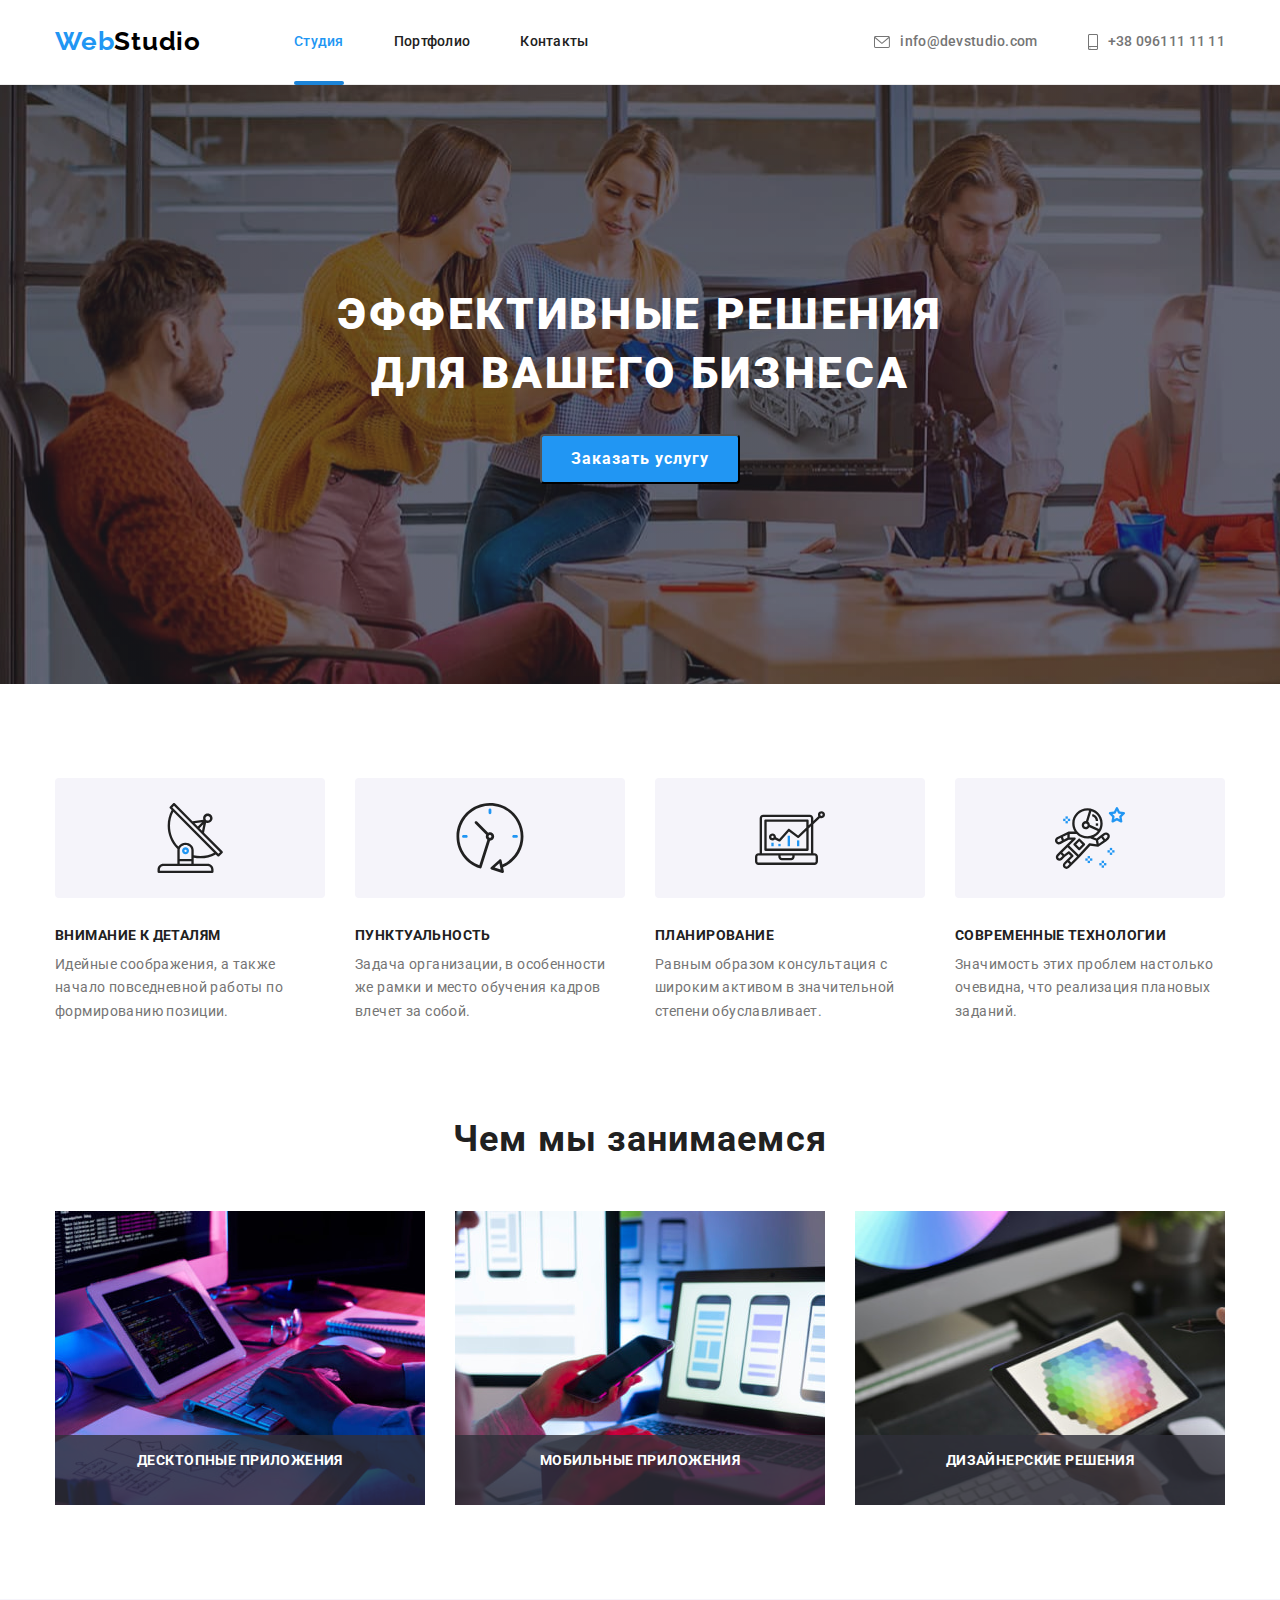
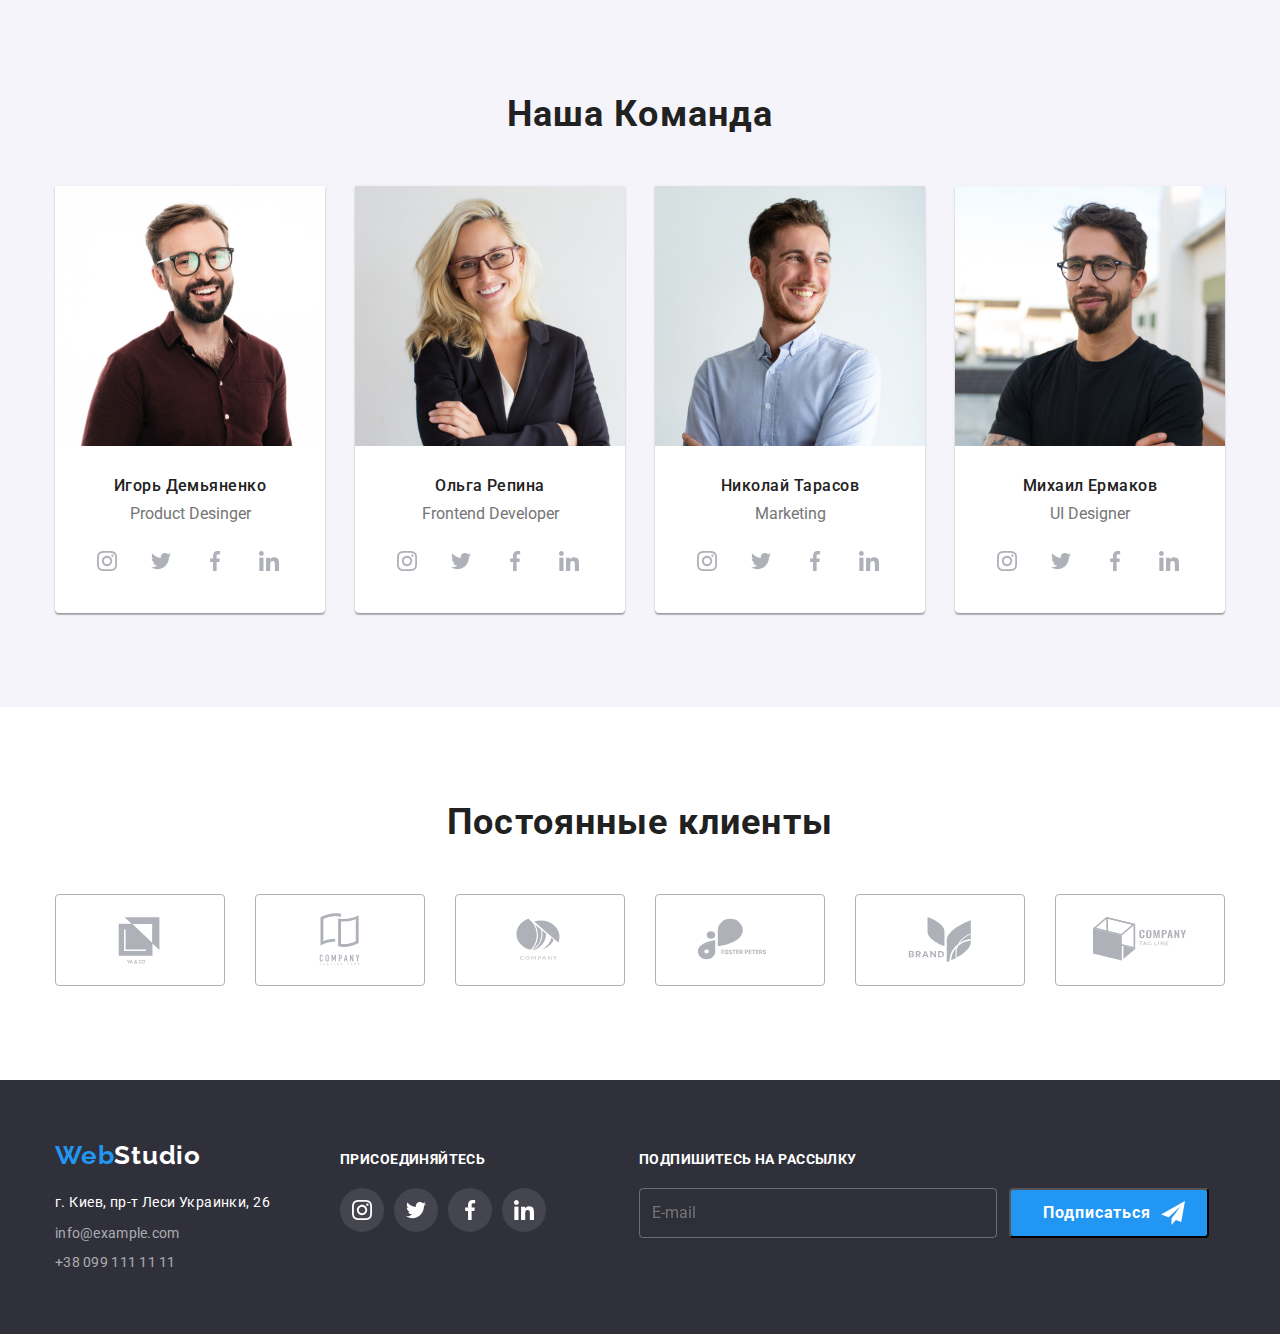
<file: index.html>
<!DOCTYPE html>
<html lang="en">
  <head>
    <meta charset="UTF-8" />
    <meta http-equiv="X-UA-Compatible" content="IE=edge" />
    <meta name="viewport" content="width=device-width, initial-scale=1.0" />
    <title>Студия</title>

    <!-- Стили шрифта -->
    <link
      rel="stylesheet"
      href="https://cdnjs.cloudflare.com/ajax/libs/modern-normalize/1.1.0/modern-normalize.min.css"
    />
    <link rel="preconnect" href="https://fonts.googleapis.com" />
    <link rel="preconnect" href="https://fonts.gstatic.com" crossorigin />
    <link
      href="https://fonts.googleapis.com/css2?family=Raleway:wght@700&family=Roboto:wght@400;500;700;900&display=swap"
      rel="stylesheet"
    />
    <link rel="stylesheet" href="./css/styles.css" />
    <!-- Стили шрифта -->
  </head>
  <body>
    <header class="header">
      <div class="header-box container">
        <a class="website" href="./index.html"
          >Web<span class="web1">Studio</span></a
        >
        <nav class="site-nav">
          <ul class="header-list">
            <li class="header-item">
              <a class="link current" href="./index.html">Студия</a>
            </li>
            <li class="header-item">
              <a class="link" href="./portfolio.html">Портфолио</a>
            </li>
            <li class="header-item">
              <a class="link" href="Контакты">Контакты</a>
            </li>
          </ul>
        </nav>
        <ul class="header-wrapper">
          <li class="header-row">
            <a class="contact-info" href="mailto:info@devstudio.com">
              <svg class="contact-icon" width="16px" height="12px">
                <use href="./images/icons.svg#icon-envelope"></use></svg
              >info@devstudio.com</a
            >
          </li>
          <li class="corection">
            <a class="contact-info" href="tel:+380961111111">
              <svg class="contact-icon" width="10px" height="16px">
                <use href="./images/icons.svg#icon-smartphone"></use>
              </svg>
              +38 096111 11 11</a
            >
          </li>
        </ul>
      </div>
    </header>
    <main>
      <section class="title main-image">
        <h1 class="caption">Эффективные решения для вашего бизнеса</h1>
        <button type="button" class="btn" data-modal-open>
          Заказать услугу
        </button>
      </section>

      <section class="main">
        <div class="container">
          <ul class="main-text">
            <li class="main-content">
              <div class="main-background">
                <svg class="main-pictures">
                  <use href="./images/icons.svg#icon-group"></use>
                </svg>
              </div>
              <h3 class="item">Внимание к деталям</h3>
              <p class="all-txt">
                Идейные соображения, а также начало повседневной работы по
                формированию позиции.
              </p>
            </li>
            <li class="main-content">
              <a class="main-background">
                <svg class="main-pictures">
                  <use href="./images/icons.svg#icon-clock"></use>
                </svg>
              </a>
              <h3 class="item">Пунктуальность</h3>
              <p class="all-txt">
                Задача организации, в особенности же рамки и место обучения
                кадров влечет за собой.
              </p>
            </li>
            <li class="main-content">
              <a class="main-background">
                <svg class="main-pictures">
                  <use href="./images/icons.svg#icon-diagram-1"></use>
                </svg>
              </a>
              <h3 class="item">Планирование</h3>
              <p class="all-txt">
                Равным образом консультация с широким активом в значительной
                степени обуславливает.
              </p>
            </li>
            <li class="main-content">
              <a class="main-background">
                <svg class="main-pictures">
                  <use href="./images/icons.svg#icon-astronaut-1"></use>
                </svg>
              </a>
              <h3 class="item">Современные технологии</h3>
              <p class="all-txt">
                Значимость этих проблем настолько очевидна, что реализация
                плановых заданий.
              </p>
            </li>
          </ul>
        </div>
      </section>
      <section class="section1">
        <div class="container">
          <h2 class="desc">Чем мы занимаемся</h2>
          <ul class="icon">
            <li class="page-skill">
              <div class="context-box">
                <img
                  class="images"
                  src="./images/box1.jpg "
                  width="370"
                  height="294"
                  alt="Пример1"
                />
                <div class="context-txt">
                  <h2 class="join">Десктопные приложения</h2>
                </div>
              </div>
            </li>
            <li class="page-skill">
              <div class="context-box">
                <img
                  src="./images/box2.jpg"
                  width="370"
                  height="294"
                  alt="пример2"
                />
                <div class="context-txt">
                  <h2 class="join">Мобильные приложения</h2>
                </div>
              </div>
            </li>
            <li class="page-skill">
              <div class="context-box">
                <img
                  src="./images/box3.jpg"
                  width="370"
                  height="294"
                  alt="пример3"
                />
                <div class="context-txt">
                  <h2 class="join">Дизайнерские решения</h2>
                </div>
              </div>
            </li>
          </ul>
        </div>
      </section>
      <section class="section soft-info">
        <div class="container">
          <h2 class="desc">Наша Команда</h2>
          <ul class="ul-fon">
            <li class="soft-skill">
              <img
                src="./images/img1.jpg"
                width="270"
                height="260"
                alt="Портфолио1"
              />
              <div class="foto-description">
                <h3 class="name">Игорь Демьяненко</h3>
                <p class="jobs">Product Desinger</p>
                <ul class="link-soc">
                  <li class="link-size">
                    <a href="" class="link-icons">
                      <svg class="link-social">
                        <use href="./images/icons.svg#icon-instagram"></use>
                      </svg>
                    </a>
                  </li>
                  <li class="link-size">
                    <a href="" class="link-icons">
                      <svg class="link-social">
                        <use href="./images/icons.svg#icon-twitter"></use>
                      </svg>
                    </a>
                  </li>
                  <li class="link-size">
                    <a href="" class="link-icons">
                      <svg class="link-social">
                        <use href="./images/icons.svg#icon-facebook"></use>
                      </svg>
                    </a>
                  </li>
                  <li class="link-size">
                    <a href="" class="link-icons">
                      <svg class="link-social">
                        <use href="./images/icons.svg#icon-linkedin"></use>
                      </svg>
                    </a>
                  </li>
                </ul>
              </div>
            </li>
            <li class="soft-skill">
              <img
                src="./images/img.jpg"
                width="270"
                height="260"
                alt="портфолио2"
              />
              <div class="foto-description">
                <h3 class="name">Ольга Репина</h3>
                <p class="jobs">Frontend Developer</p>
                <ul class="link-soc">
                  <li class="link-size">
                    <a href="" class="link-icons">
                      <svg class="link-social">
                        <use href="./images/icons.svg#icon-instagram"></use>
                      </svg>
                    </a>
                  </li>
                  <li class="link-size">
                    <a href="" class="link-icons">
                      <svg class="link-social">
                        <use href="./images/icons.svg#icon-twitter"></use>
                      </svg>
                    </a>
                  </li>
                  <li class="link-size">
                    <a href="" class="link-icons">
                      <svg class="link-social">
                        <use href="./images/icons.svg#icon-facebook"></use>
                      </svg>
                    </a>
                  </li>
                  <li class="link-size">
                    <a href="" class="link-icons">
                      <svg class="link-social">
                        <use href="./images/icons.svg#icon-linkedin"></use>
                      </svg>
                    </a>
                  </li>
                </ul>
              </div>
            </li>
            <li class="soft-skill">
              <img
                src="./images/img2.jpg"
                width="270"
                height="260"
                alt="Портфолио3"
              />
              <div class="foto-description">
                <h3 class="name">Николай Тарасов</h3>
                <p class="jobs">Marketing</p>
                <ul class="link-soc">
                  <li class="link-size">
                    <a href="" class="link-icons">
                      <svg class="link-social">
                        <use href="./images/icons.svg#icon-instagram"></use>
                      </svg>
                    </a>
                  </li>
                  <li class="link-size">
                    <a href="" class="link-icons">
                      <svg class="link-social">
                        <use href="./images/icons.svg#icon-twitter"></use>
                      </svg>
                    </a>
                  </li>
                  <li class="link-size">
                    <a href="" class="link-icons">
                      <svg class="link-social">
                        <use href="./images/icons.svg#icon-facebook"></use>
                      </svg>
                    </a>
                  </li>
                  <li class="link-size">
                    <a href="" class="link-icons">
                      <svg class="link-social">
                        <use href="./images/icons.svg#icon-linkedin"></use>
                      </svg>
                    </a>
                  </li>
                </ul>
              </div>
            </li>
            <li class="soft-skill">
              <img
                src="./images/img3.jpg"
                width="270"
                height="260"
                alt="портфолио4"
              />
              <div class="foto-description">
                <h3 class="name">Михаил Ермакoв</h3>
                <p class="jobs">UI Designer</p>
                <ul class="link-soc">
                  <li class="link-size">
                    <a href="" class="link-icons">
                      <svg class="link-social">
                        <use href="./images/icons.svg#icon-instagram"></use>
                      </svg>
                    </a>
                  </li>
                  <li class="link-size">
                    <a href="" class="link-icons">
                      <svg class="link-social">
                        <use href="./images/icons.svg#icon-twitter"></use>
                      </svg>
                    </a>
                  </li>
                  <li class="link-size">
                    <a href="" class="link-icons">
                      <svg class="link-social">
                        <use href="./images/icons.svg#icon-facebook"></use>
                      </svg>
                    </a>
                  </li>
                  <li class="link-size">
                    <a href="" class="link-icons">
                      <svg class="link-social">
                        <use href="./images/icons.svg#icon-linkedin"></use>
                      </svg>
                    </a>
                  </li>
                </ul>
              </div>
            </li>
          </ul>
        </div>
      </section>
      <section class="cliens">
        <div class="container">
          <h2 class="desc">Постоянные клиенты</h2>
          <ul class="company">
            <li class="company-size">
              <a class="company-format">
                <svg class="compamy-setting">
                  <use href="./images/icons.svg#icon-company1"></use></svg
              ></a>
            </li>
            <li class="company-size">
              <a class="company-format"
                ><svg class="compamy-setting">
                  <use href="./images/icons.svg#icon-company2"></use>
                </svg>
              </a>
            </li>
            <li class="company-size">
              <a class="company-format"
                ><svg class="compamy-setting">
                  <use href="./images/icons.svg#icon-company3"></use></svg
              ></a>
            </li>
            <li class="company-size">
              <a class="company-format"
                ><svg class="compamy-setting">
                  <use href="./images/icons.svg#icon-company4"></use></svg
              ></a>
            </li>
            <li class="company-size">
              <a class="company-format"
                ><svg class="compamy-setting">
                  <use href="./images/icons.svg#icon-company5"></use></svg
              ></a>
            </li>
            <li class="company-size">
              <a class="company-format">
                <svg class="compamy-setting">
                  <use href="./images/icons.svg#icon-company6"></use></svg
              ></a>
            </li>
          </ul>
        </div>
      </section>
    </main>
    <footer class="background">
      <div class="footer-container">
        <div class="footer">
          <a class="website" href="./index.html"
            >Web<span class="web">Studio</span></a
          >

          <address class="adress">
            <p class="location">г. Киев, пр-т Леси Украинки, 26</p>
            <ul class="adress-item">
              <li class="adress-txt">
                <a class="contact-down-info" href="mailto:info@example.com">
                  info@example.com</a
                >
              </li>
              <li class="adress-txt">
                <a class="contact-down-info" href="tel:+380991111111">
                  +38 099 111 11 11</a
                >
              </li>
            </ul>
          </address>
        </div>
        <div class="footer-join">
          <h2 class="join">Присоединяйтесь</h2>
          <ul class="footer-links">
            <li class="footer-box">
              <a href="" class="footer-join-link">
                <svg class="link-join-logo">
                  <use href="./images/icons.svg#icon-instagram"></use></svg
              ></a>
            </li>
            <li class="footer-box">
              <a href="" class="footer-join-link">
                <svg class="link-join-logo">
                  <use href="./images/icons.svg#icon-twitter"></use></svg
              ></a>
            </li>
            <li class="footer-box">
              <a href="" class="footer-join-link">
                <svg class="link-join-logo">
                  <use href="./images/icons.svg#icon-facebook"></use></svg
              ></a>
            </li>
            <li class="footer-box">
              <a href="" class="footer-join-link">
                <svg class="link-join-logo">
                  <use href="./images/icons.svg#icon-linkedin"></use></svg
              ></a>
            </li>
          </ul>
        </div>
        <div class="section-sub">
          <h2 class="join">Подпишитесь на рассылку</h2>
          <form class="list-mail">
            <input
              type="text"
              class="input"
              name="email"
              placeholder="E-mail"
            />

            <button type="submit" class="mail-btn">
              Подписаться
              <svg class="icon-send">
                <use href="./images/icons.svg#icon-send"></use>
              </svg>
            </button>
          </form>
        </div>
      </div>
    </footer>

    <div class="backdrop is-hidden" data-modal>
      <div class="modal">
        <button data-modal-close type="button" class="exit-btn">
          <svg class="ex-btn">
            <use href="./images/icons.svg#close-black-18dp-2-1-1"></use>
          </svg>
        </button>
        <form class="form">
          <p class="form-text">Оставьте свои данные, мы вам перезвоним</p>

          <label class="form-wrapper">
            <span class="form-label">Имя</span>
            <svg class="form-image">
              <use href="./images/icons.svg#person-black"></use>
            </svg>
            <input class="form-input" type="text" name="name" placeholder=" " />
          </label>

          <label class="form-wrapper">
            <span class="form-label">Телефон</span>
            <svg class="form-image">
              <use href="./images/icons.svg#phone-black"></use>
            </svg>
            <input class="form-input" type="tel" name="tel" placeholder=" " />
          </label>

          <label class="form-wrapper">
            <span class="form-label">Почта</span>
            <svg class="form-image">
              <use href="./images/icons.svg#email-black"></use>
            </svg>
            <input
              type="email"
              class="form-input"
              name="mail"
              placeholder=" "
            />
          </label>

          <label class="form-wrapper">
            <span class="form-label">Комментарий</span>
            <textarea
              class="textarea form-input"
              name="comments"
              rows="5"
              placeholder="Введите текст"
            ></textarea>
          </label>

          <label class="checkbox-label"
            ><input class="checkbox" type="checkbox" />
            <span class="checkbox-icon"></span>
            <span class="checkbox-style all-txt"
              >Соглашаюсь с рассылкой и принимаю</span
            >
            <span class="checkbox-color all-txt">Условия договора</span>
          </label>

          <button class="btn-submit" type="submit">
            <span>Отправить</span>
          </button>
        </form>
      </div>
    </div>
    <script src="modal.js"></script>
  </body>
  <!--  -->
</html>
</file>
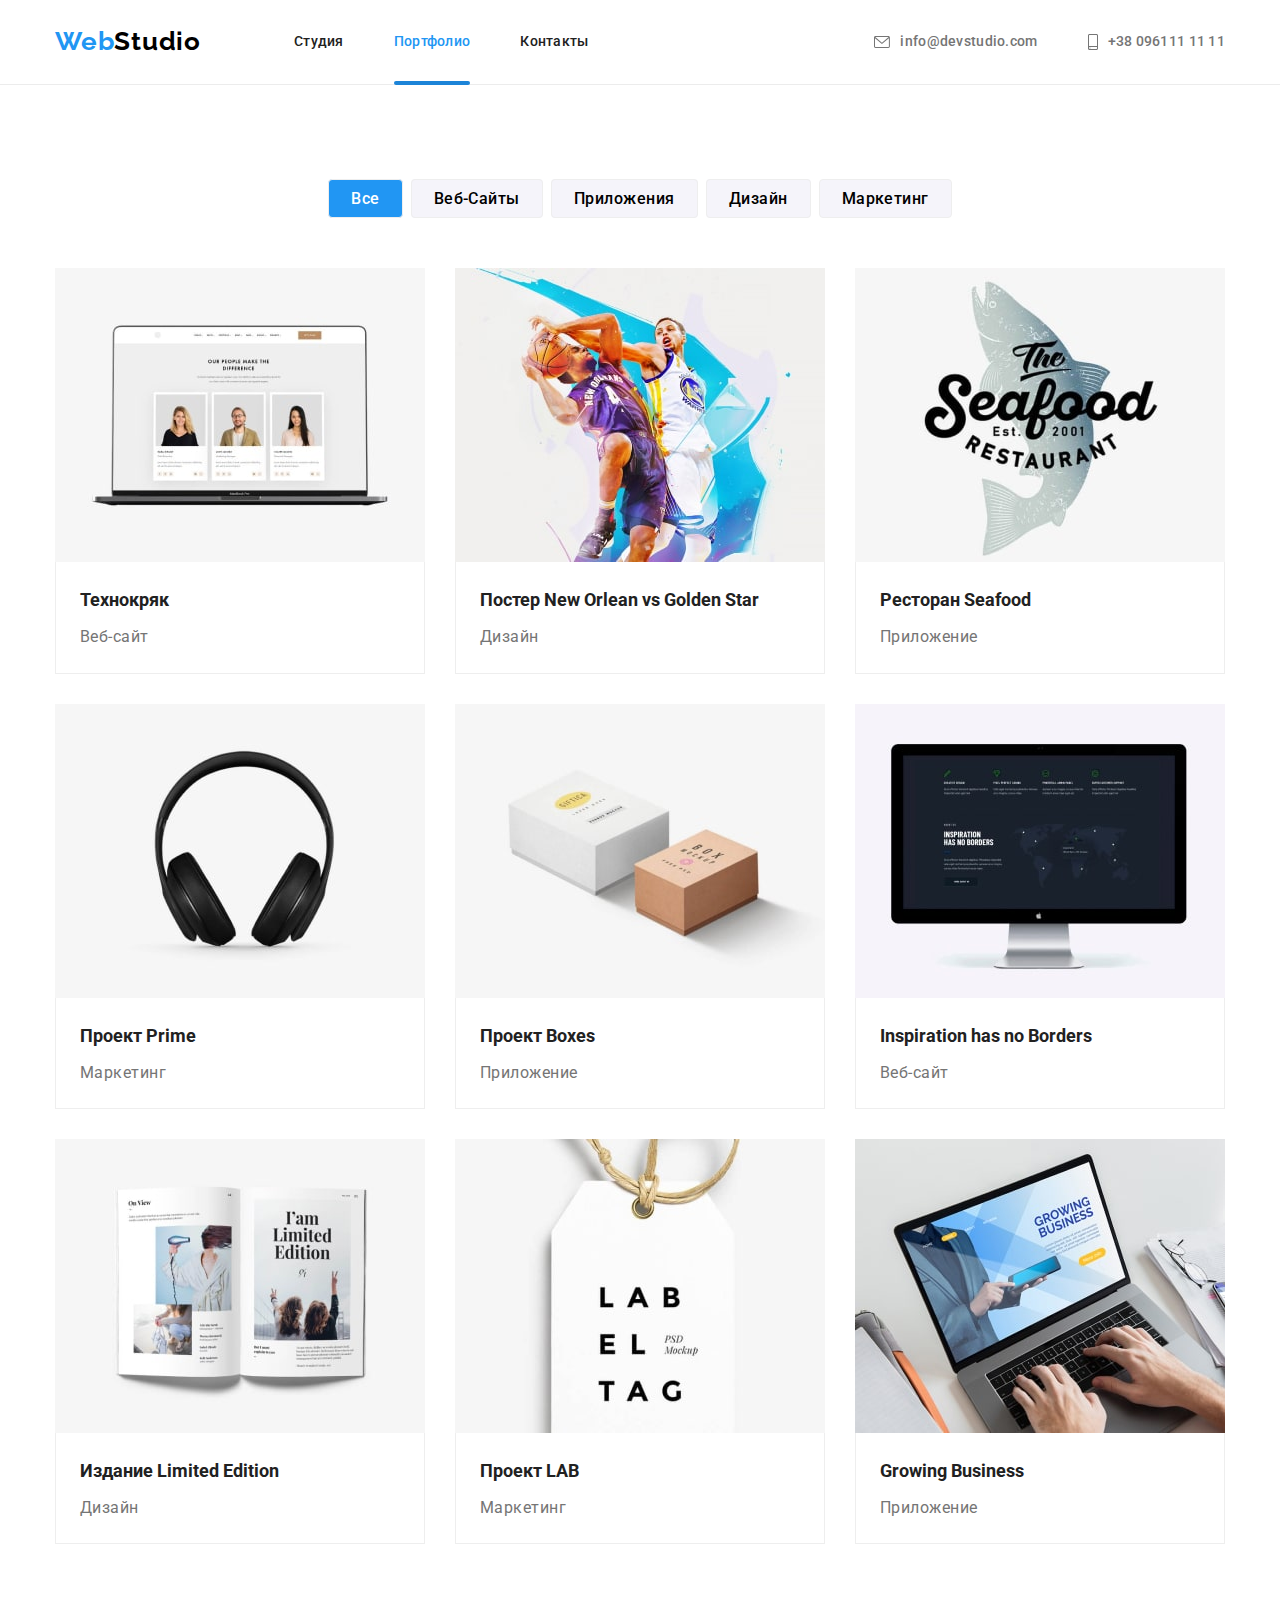
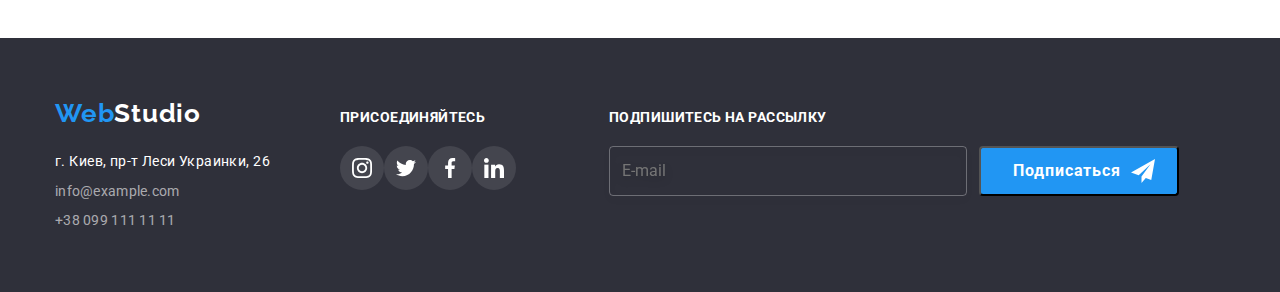
<file: portfolio.html>
<!DOCTYPE html>
<html lang="en">
  <head>
    <meta charset="UTF-8" />
    <meta http-equiv="X-UA-Compatible" content="IE=edge" />
    <meta name="viewport" content="width=device-width, initial-scale=1.0" />
    <title>Портфолио</title>

    <!-- Стиль Шрифта -->
    <link
      rel="stylesheet"
      href="https://cdnjs.cloudflare.com/ajax/libs/modern-normalize/1.1.0/modern-normalize.min.css"
    />
    <link rel="preconnect" href="https://fonts.googleapis.com" />
    <link rel="preconnect" href="https://fonts.gstatic.com" crossorigin />
    <link
      href="https://fonts.googleapis.com/css2?family=Raleway:wght@700&family=Roboto:wght@400;500;700;900&display=swap"
      rel="stylesheet"
    />
    <link rel="stylesheet" href="./css/styles.css" />
    <!-- Стиль шрифта -->
  </head>
  <body>
    <header class="header">
      <div class="header-box container">
        <a class="website" href="./index.html"
          >Web<span class="web1">Studio</span></a
        >
        <nav class="site-nav">
          <ul class="header-list">
            <li class="header-item">
              <a class="link" href="./index.html">Студия</a>
            </li>
            <li class="header-item">
              <a class="link current" href="./portfolio.html">Портфолио</a>
            </li>
            <li class="header-item">
              <a class="link" href="Контакты">Контакты</a>
            </li>
          </ul>
        </nav>
        <ul class="header-wrapper">
          <li class="header-row">
            <a class="contact-info" href="mailto:info@devstudio.com">
              <svg class="contact-icon" width="16px" height="12px">
                <use href="./images/icons.svg#icon-envelope"></use></svg
              >info@devstudio.com</a
            >
          </li>
          <li class="corection">
            <a class="contact-info" href="tel:+380961111111">
              <svg class="contact-icon" width="10px" height="16px">
                <use href="./images/icons.svg#icon-smartphone"></use>
              </svg>
              +38 096111 11 11</a
            >
          </li>
        </ul>
      </div>
    </header>
    <main class="main-foto">
      <section class="main-container">
        <div class="container">
          <ul class="portfolio-button">
            <li class="prtf-marg">
              <button type="button" class="services-txt current">Все</button>
            </li>

            <li class="prtf-marg">
              <button type="button" class="services-txt">Веб-Сайты</button>
            </li>
            <li class="prtf-marg">
              <button type="button" class="services-txt">Приложения</button>
            </li>
            <li class="prtf-marg">
              <button type="button" class="services-txt">Дизайн</button>
            </li>
            <li>
              <button type="button" class="services-txt">Маркетинг</button>
            </li>
          </ul>

          <ul class="txt-info">
            <li class="porfolion-item">
              <a class="portfolion-cart" href="">
                <div class="owerlay-thumb">
                  <img
                    class="portfolio-foto"
                    src="./imagesporfolio/img.jpg"
                    width="370"
                    height="294"
                    alt="технокряк"
                  />
                  <p class="owerlay-txt">
                    Ресурс предлагает комплексные предложения с разным уровнем
                    функционала и сервисов. Все это позволит посетителю получить
                    исчерпывающие сведения о компании или частном лице.
                  </p>
                </div>

                <div class="item-description">
                  <h2 class="info info-txt">Технокряк</h2>
                  <p class="txt-sentence info-txt">Веб-сайт</p>
                </div></a
              >
            </li>

            <li class="porfolion-item">
              <a class="portfolion-cart" href=""
                ><div class="owerlay-thumb">
                  <img
                    class="portfolio-foto"
                    src="./imagesporfolio/basket.jpg"
                    width="370"
                    height="294"
                    alt="Постер"
                  />
                  <p class="owerlay-txt">
                    Ресурс предлагает комплексные предложения с разным уровнем
                    функционала и сервисов. Все это позволит посетителю получить
                    исчерпывающие сведения о компании или частном лице.
                  </p>
                </div>
                <div class="item-description">
                  <h2 class="info info-txt">
                    Постер New Orlean vs Golden Star
                  </h2>
                  <p class="txt-sentence info-txt">Дизайн</p>
                </div></a
              >
            </li>

            <li class="porfolion-item">
              <a class="portfolion-cart" href=""
                ><div class="owerlay-thumb">
                  <img
                    class="portfolio-foto"
                    src="./imagesporfolio/seafood.jpg"
                    width="370"
                    height="294"
                    alt="Ресторан Seafood"
                  />
                  <p class="owerlay-txt">
                    Ресурс предлагает комплексные предложения с разным уровнем
                    функционала и сервисов. Все это позволит посетителю получить
                    исчерпывающие сведения о компании или частном лице.
                  </p>
                </div>
                <div class="item-description">
                  <h2 class="info info-txt">Ресторан Seafood</h2>
                  <p class="txt-sentence info-txt">Приложение</p>
                </div></a
              >
            </li>

            <li class="porfolion-item">
              <a class="portfolion-cart" href="">
                <div class="owerlay-thumb">
                  <img
                    class="portfolio-foto"
                    src="./imagesporfolio/headphones.jpg"
                    alt="Проект Prime"
                    width="370"
                    height="294"
                  />
                  <p class="owerlay-txt">
                    Ресурс предлагает комплексные предложения с разным уровнем
                    функционала и сервисов. Все это позволит посетителю получить
                    исчерпывающие сведения о компании или частном лице.
                  </p>
                </div>
                <div class="item-description">
                  <h2 class="info info-txt">Проект Prime</h2>
                  <p class="txt-sentence info-txt">Маркетинг</p>
                </div></a
              >
            </li>

            <li class="porfolion-item">
              <a class="portfolion-cart" href="">
                <div class="owerlay-thumb">
                  <img
                    class="portfolio-foto"
                    src="./imagesporfolio/img4.jpg"
                    width="370"
                    height="294"
                    alt="Проект Boxes"
                  />
                  <p class="owerlay-txt">
                    Ресурс предлагает комплексные предложения с разным уровнем
                    функционала и сервисов. Все это позволит посетителю получить
                    исчерпывающие сведения о компании или частном лице.
                  </p>
                </div>
                <div class="item-description">
                  <h2 class="info info-txt">Проект Boxes</h2>
                  <p class="txt-sentence info-txt">Приложение</p>
                </div></a
              >
            </li>

            <li class="porfolion-item">
              <a class="portfolion-cart" href="">
                <div class="owerlay-thumb">
                  <img
                    class="portfolio-foto"
                    src="./imagesporfolio/pk.jpg"
                    width="370"
                    height="294"
                    alt="Inspiration has no Borders"
                  />
                  <p class="owerlay-txt">
                    Ресурс предлагает комплексные предложения с разным уровнем
                    функционала и сервисов. Все это позволит посетителю получить
                    исчерпывающие сведения о компании или частном лице.
                  </p>
                </div>
                <div class="item-description">
                  <h2 class="info info-txt">Inspiration has no Borders</h2>
                  <p class="txt-sentence info-txt">Веб-сайт</p>
                </div></a
              >
            </li>

            <li class="porfolion-item">
              <a class="portfolion-cart" href=""
                ><div class="owerlay-thumb">
                  <img
                    class="portfolio-foto"
                    src="./imagesporfolio/img6.jpg"
                    width="370"
                    height="294"
                    alt="Издание Limited Edition"
                  />
                  <p class="owerlay-txt">
                    Ресурс предлагает комплексные предложения с разным уровнем
                    функционала и сервисов. Все это позволит посетителю получить
                    исчерпывающие сведения о компании или частном лице.
                  </p>
                </div>
                <div class="item-description">
                  <h2 class="info info-txt">Издание Limited Edition</h2>
                  <p class="txt-sentence info-txt">Дизайн</p>
                </div></a
              >
            </li>

            <li class="porfolion-item">
              <a class="portfolion-cart" href="">
                <div class="owerlay-thumb">
                  <img
                    class="portfolio-foto"
                    src="./imagesporfolio/img7.jpg"
                    width="370"
                    height="294"
                    alt="Проект LAB"
                  />
                  <p class="owerlay-txt">
                    Ресурс предлагает комплексные предложения с разным уровнем
                    функционала и сервисов. Все это позволит посетителю получить
                    исчерпывающие сведения о компании или частном лице.
                  </p>
                </div>
                <div class="item-description">
                  <h2 class="info info-txt">Проект LAB</h2>
                  <p class="txt-sentence info-txt">Маркетинг</p>
                </div></a
              >
            </li>

            <li class="porfolion-item">
              <a class="portfolion-cart" href="">
                <div class="owerlay-thumb">
                  <img
                    class="portfolio-foto"
                    src="./imagesporfolio/pk2.jpg"
                    width="370"
                    height="294"
                    alt="Growing Business"
                  />
                  <p class="owerlay-txt">
                    Ресурс предлагает комплексные предложения с разным уровнем
                    функционала и сервисов. Все это позволит посетителю получить
                    исчерпывающие сведения о компании или частном лице.
                  </p>
                </div>
                <div class="item-description">
                  <h2 class="info info-txt">Growing Business</h2>
                  <p class="txt-sentence info-txt">Приложение</p>
                </div></a
              >
            </li>
          </ul>
        </div>
      </section>
    </main>
    <footer class="background">
      <div class="footer-container">
        <div class="footer">
          <a href="" class="website" href="./index.html"
            >Web<span class="web">Studio</span></a
          >

          <address class="adress">
            <p class="location">г. Киев, пр-т Леси Украинки, 26</p>
            <ul class="adress-item">
              <li class="adress-txt">
                <a
                  href=""
                  class="contact-down-info"
                  href="mailto:info@example.com"
                >
                  info@example.com</a
                >
              </li>
              <li class="adress-txt">
                <a href="" class="contact-down-info" href="tel:+380991111111">
                  +38 099 111 11 11</a
                >
              </li>
            </ul>
          </address>
        </div>
        <div class="footer-join">
          <h2 class="join">Присоединяйтесь</h2>
          <ul class="footer-links">
            <li>
              <a href="" class="footer-join-link">
                <svg class="link-join-logo">
                  <use href="./images/icons.svg#icon-instagram"></use></svg
              ></a>
            </li>
            <li>
              <a href="" class="footer-join-link">
                <svg class="link-join-logo">
                  <use href="./images/icons.svg#icon-twitter"></use></svg
              ></a>
            </li>
            <li>
              <a href="" class="footer-join-link">
                <svg class="link-join-logo">
                  <use href="./images/icons.svg#icon-facebook"></use></svg
              ></a>
            </li>
            <li>
              <a href="" class="footer-join-link">
                <svg class="link-join-logo">
                  <use href="./images/icons.svg#icon-linkedin"></use></svg
              ></a>
            </li>
          </ul>
        </div>
        <div class="section-sub">
          <h2 class="join">Подпишитесь на рассылку</h2>
          <form class="list-mail">
            <input
              type="text"
              class="input"
              name="email"
              placeholder="E-mail"
            />

            <button type="submit" class="mail-btn">
              Подписаться
              <svg class="icon-send">
                <use href="./images/icons.svg#icon-send"></use>
              </svg>
            </button>
          </form>
        </div>
      </div>
    </footer>
  </body>
  <!--  -->
</html>
</file>
<file: css/styles.css>
/* font-family: 'Raleway', sans-serif;
font-family: 'Roboto', sans-serif;
/* #212121 
   #757575   */
:root {
  --font-style: 'Roboto', sans-serif;
  --second-style: 'Raleway', sans-serif;
  --second-font-weight: 700;
  --font-weight: 400;
  --main-color: #757575;
  --second-color: #212121;
  --color-blue: #2196f3;
  --color-white: #ffffff;
  --transition-timing-func: cubic-bezier(0.4, 0, 0.2, 1);
  --shadow-item: 0px 1px 1px rgba(0, 0, 0, 0.12),
    0px 4px 4px rgba(0, 0, 0, 0.06), 1px 4px 6px rgba(0, 0, 0, 0.16);
}
body {
  font-family: var(--font-style);
  font-weight: var(--font-weight);
  color: var(--main-color);
}
h1,
h2,
h3,
h4,
p,
ul,
body {
  margin: 0px;
  padding: 0px;
}
img {
  display: block;
}
ul {
  list-style-type: none;
}
a {
  text-decoration: none;
}
input,
textarea {
  outline: none;
}
.main-image {
  background-image: linear-gradient(
      to right,
      rgba(47, 48, 58, 0.4),
      rgba(47, 48, 58, 0.4)
    ),
    url(../images/background.jpg);
  background-color: var(--main-color);
}
.title {
  max-width: 1600px;
  padding-top: 200px;
  padding-bottom: 200px;
  margin-left: auto;
  margin-right: auto;
}

.caption {
  font-weight: 900;
  font-size: 44px;
  line-height: 1.36;
  text-align: center;
  letter-spacing: 0.06em;
  text-transform: uppercase;
  color: var(--color-white);

  max-width: 696px;

  margin: auto;
}
.all-txt {
  font-weight: var(--font-weight);
  font-size: 14px;
  line-height: 1.7;
  /* or 171% */

  letter-spacing: 0.03em;

  color: var(--main-color);
}
.item {
  text-transform: uppercase;
  font-weight: var(--second-font-weight);
  font-size: 14px;
  line-height: 1.1;
  letter-spacing: 0.03em;
  margin-bottom: 9px;
  color: var(--second-color);
}
.desc {
  font-weight: var(--second-font-weight);
  font-size: 36px;
  line-height: 1.2;
  text-align: center;
  letter-spacing: 0.03em;

  margin-bottom: 50px;
  color: var(--second-color);
}
.ul-fon {
  background: #f5f4fa;
  display: flex;
}
.soft-info {
  background: #f5f4fa;
  padding-top: 94px;
  padding-bottom: 94px;
}

.name {
  font-weight: 500;
  font-size: 16px;
  line-height: 1.2;
  text-align: center;
  letter-spacing: 0.03em;
  margin-bottom: 9px;
  color: var(--second-color);
}
.jobs {
  text-align: center;
}
.btn {
  font-weight: 700;
  font-size: 16px;
  line-height: 1.6;
  text-align: center;
  display: block;

  letter-spacing: 0.06em;
  background: var(--color-blue);
  color: var(--color-white);
  border-radius: 4px;
  margin-left: auto;
  margin-right: auto;
  margin-top: 30px;
  width: 200px;
  height: 50px;
  transition: background-color 250ms var(--transition-timing-func),
    box-shadow 250ms var(--transition-timing-func);

  cursor: pointer;
}
.btn:hover {
  background: #1c84d8;
}
.btn:focus {
  background: #1c84d8;
}
.services {
  width: 1200px;
  padding-left: 15px;
  padding-right: 15px;
  margin-right: auto;
  margin-left: auto;
  box-sizing: border-box;
}
.services-txt:hover {
  background: var(--color-blue);
  color: var(--color-white);
  box-shadow: 0px 3px 1px rgba(0, 0, 0, 0.1), 0px 1px 2px rgba(0, 0, 0, 0.08),
    0px 2px 2px rgba(0, 0, 0, 0.12);
  border-color: var(--color-blue);
}
.services-txt:focus {
  color: var(--color-white);
  background: var(--color-blue);
  box-shadow: 0px 3px 1px rgba(0, 0, 0, 0.1), 0px 1px 2px rgba(0, 0, 0, 0.08),
    0px 2px 2px rgba(0, 0, 0, 0.12);
  border-color: var(--color-blue);
}
.services-txt {
  background-color: #f5f4fa;
  font-family: var(--font-style);
  font-weight: 500;
  font-size: 16px;
  line-height: 1.6;
  text-align: center;
  letter-spacing: 0.03em;
  border-radius: 4px;
  cursor: pointer;
  padding: 6px 22px;
  border: 1px solid #eeeeee;
  transition: background-color 250ms var(--transition-timing-func),
    box-shadow 250ms var(--transition-timing-func),
    color 250ms var(--transition-timing-func),
    border 250ms var(--transition-timing-func);
}
.services-txt.current {
  background-color: var(--color-blue);
  color: var(--color-white);
}

.txt-info {
  background: #ffffff;

  box-sizing: border-box;
  display: flex;
  flex-wrap: wrap;

  margin-left: -30px;
  margin-top: -30px;
  flex-basis: calc(100% / 3 - 30px);
}

.info {
  font-weight: var(--second-font-weight);
  font-size: 18px;
  line-height: 2;
  margin-bottom: 4px;
  color: var(--second-color);
}

.txt-sentence {
  font-weight: var(--font-weight);
  font-size: 16px;
  line-height: 1.9;

  letter-spacing: 0.03em;

  color: var(--main-color);
}
a {
  text-decoration: none;
}
.link {
  position: relative;
  text-decoration: none;
  font-weight: 500;
  font-size: 14px;
  line-height: 1.1;
  letter-spacing: 0.02em;

  color: var(--second-color);
  display: block;
  padding-top: 32px;
  padding-bottom: 32px;

  transition: color 250ms cubic-bezier(0.4, 0, 0.2, 1);
}

.link:focus {
  color: #2196f3;
}
.link:hover {
  color: var(--color-blue);
}
link:active {
  color: #2196f3;
}
.link.current::before {
  position: absolute;
  bottom: -4%;
  content: '';

  display: inline-block;
  background-color: #1c84d8;
  color: var(--color-blue);
  border-radius: 2px;
  width: 100%;
  height: 4px;
}
.link.current {
  color: var(--color-blue);
}
.contact-info {
  display: inline-flex;
  font-weight: 500;
  font-size: 14px;
  line-height: 1.4;
  letter-spacing: 0.02em;
  color: var(--main-color);
  padding-top: 32px;
  padding-bottom: 32px;
  align-items: center;
  transition: color 250ms cubic-bezier(0.4, 0, 0.2, 1);
}
.corection {
  margin-left: 50px;
}

.contact-info:hover,
.contact-info:active {
  color: var(--color-blue);
}
.owerlay-txt {
  position: absolute;
  top: 0;
  left: 0;
  display: flex;
  width: 100%;
  height: 100%;
  align-items: center;
  justify-content: center;
  font-family: var(--font-style);
  font-weight: var(--font-weight);
  font-size: 18px;
  line-height: 1.55;
  letter-spacing: 0.03em;
  padding: 63px 24px;
  color: var(--color-white);
  background-color: rgba(33, 150, 243, 0.9);
  transform: translateY(100%);
  transition: transform 250ms var(--transition-timing-func);
}
.owerlay-thumb {
  position: relative;
  overflow: hidden;
}
.portfolion-cart:hover .owerlay-txt {
  transform: translateY(0%);
}
.location {
  font-family: var(--font-style);
  font-weight: var(--font-weight);
  font-size: 14px;
  line-height: 1.7;
  letter-spacing: 0.03em;
  margin-bottom: 9px;
  color: var(--color-white);
}
.background {
  background: #2f303a;
  padding-top: 60px;
  padding-bottom: 60px;
}

.adress {
  font-style: normal;
  margin-top: 20px;
}
.adress-item {
  margin-bottom: 9px;
}
.adress-item:last-child {
  margin-bottom: 0px;
}
.adress-txt {
  margin-bottom: 9px;
}
.adress-txt:last-child {
  margin-bottom: 0px;
}
.website {
  font-family: var(--second-style);

  font-weight: 700;
  font-size: 26px;
  line-height: 1.2;

  letter-spacing: 0.03em;

  color: var(--color-blue);
}
.web {
  font-family: var(--second-style);
  text-decoration: none;
  font-weight: 700;
  font-size: 26px;
  line-height: 0.8;

  letter-spacing: 0.03em;

  color: var(--color-white);
}
.web1 {
  font-family: var(--second-style);
  text-decoration: none;
  font-weight: 700;
  font-size: 26px;
  line-height: 1.2;

  letter-spacing: 0.03em;

  color: #000000;
}
.contact-down-info {
  font-weight: 400;
  font-size: 14px;
  line-height: 1.4;
  letter-spacing: 0.02em;

  color: rgba(255, 255, 255, 0.6);
  transition: color 250ms cubic-bezier(0.4, 0, 0.2, 1);
}

.contact-down-info:hover {
  color: var(--color-blue);
}
.contact-down-info:active {
  color: var(--color-blue);
}

/* End */
/* Визуализация */
.container {
  width: 1200px;
  padding-left: 15px;
  padding-right: 15px;
  margin-right: auto;
  margin-left: auto;
}
.header {
  border-bottom: 1px solid #ececec;
}

.header-container {
  padding-left: 15px;
  padding-right: 15px;
  margin-right: auto;
  margin-left: auto;
}
.header-box {
  align-items: center;

  display: flex;
}
.site-nav {
  margin-left: 93px;
}
.header-wrapper {
  display: flex;
  align-items: center;
  margin-left: auto;
}
.header-row {
  margin-left: auto;
}
.contact-icon {
  margin-right: 10px;
  cursor: pointer;
  fill: currentColor;
}

.header-list {
  display: flex;
  align-items: center;
}

.header-link {
  display: flex;
  align-items: center;
}
.header-item {
  position: relative;
  margin-right: 50px;
}
.header-item:last-child {
  margin-right: 0px;
}
.main {
  padding-top: 94px;
  padding-bottom: 94px;
}
.main-text {
  display: flex;
}
.main-background {
  align-items: center;
  justify-content: center;
  width: 270px;
  height: 120px;
  display: flex;
  background: #f5f4fa;
  border-radius: 4px;
  margin-bottom: 30px;
}
.main-pictures {
  width: 70px;
  height: 70px;
}

.main-content {
  width: 270px;
  margin-right: 30px;
}
.main-content:last-child {
  margin-right: 0px;
}

.icon {
  display: flex;
}

.soft-skill:not(:last-child) {
  margin-right: 30px;
}
.soft-skill {
  background: #ffffff;

  box-shadow: 0px 1px 3px rgba(0, 0, 0, 0.12), 0px 1px 1px rgba(0, 0, 0, 0.14),
    0px 2px 1px rgba(0, 0, 0, 0.2);
  border-radius: 0px 0px 4px 4px;
}
.page-skill {
  flex-basis: calc(100% / 3 - 30px);
}
.context-box {
  position: relative;
}
.context-txt {
  position: absolute;
  left: 0;
  bottom: 0;
  width: 370px;
  height: 70px;
  background: rgba(47, 48, 58, 0.8);
  display: flex;
  justify-content: center;
  align-items: center;
}
.page-skill:not(:first-child) {
  margin-left: 30px;
}

.footer-join {
  margin-left: 70px;
}
.footer-links {
  display: flex;
  margin-top: 20px;
}
.link-join-logo {
  width: 20px;
  height: 20px;
  display: block;
  fill: var(--color-white);
}
.footer-join-link {
  display: flex;
  justify-content: center;
  align-items: center;
  width: 44px;
  height: 44px;
  background: rgba(255, 255, 255, 0.1);
  border-radius: 50%;
  cursor: pointer;
  transition: background-color 250ms var(--transition-timing-func);
}

.footer-box {
  margin-right: 10px;
}
.footer-box:nth-child(4) {
  margin-right: 0px;
}
.footer-join-link:hover {
  background-color: var(--color-blue);
}
.footer-join-link:active {
  background-color: var(--color-blue);
}
.join {
  font-family: var(--font-style);

  font-weight: var(--second-font-weight);
  font-size: 14px;
  line-height: 1.1;
  letter-spacing: 0.03em;
  text-transform: uppercase;
  margin-bottom: 20px;
  color: var(--color-white);
}
.footer-container {
  width: 1200px;
  padding-left: 15px;
  padding-right: 15px;
  margin-right: auto;
  margin-left: auto;
  display: flex;
  align-items: baseline;
}
/* Стилизация портфолио */

.portfolio-button {
  display: flex;
  justify-content: center;

  margin-bottom: 50px;
}

.main-container {
  padding-top: 94px;
  padding-bottom: 94px;
}
.prtf-marg {
  background: #f5f4fa;
  border-radius: 4px;
  margin-right: 8px;
  cursor: pointer;
}

.prtf-marg:not(:last-child) {
  margin-right: 8px;
}
.porfolion-item {
  margin-left: 30px;
  margin-top: 30px;
  flex-basis: calc((100% - 90px) / 3);
  transition: box-shadow 250ms var(--transition-timing-func);
}

.portfolion-cart {
  display: block;
  transition: box-shadow 250ms var(--transition-timing-func);
}
.porfolion-item:hover,
.porfolion-item:focus {
  box-shadow: var(--shadow-item);
}

.link-social {
  width: 20px;
  height: 20px;

  cursor: pointer;
}

.link-soc {
  display: flex;

  margin-top: 16px;
  width: 206px;
  height: 44px;
}
.link-icons {
  display: flex;
  align-items: center;
  justify-content: center;
  width: 44px;
  height: 44px;
  border-radius: 50%;
  fill: #afb1b8;
  transition: background-color 250ms var(--transition-timing-func),
    fill 250ms var(--transition-timing-func);
}

.link-icons:focus,
.link-icons:hover {
  background-color: var(--color-blue);
  fill: var(--color-white);
}

.link-size {
  width: 44px;
  height: 44px;
  margin-right: 10px;
  border-radius: 50% 50%;
  cursor: pointer;
}
.link-size:last-child {
  margin-right: 0;
}
.item-description {
  border-left: 1px solid #eeeeee;
  border-bottom: 1px solid #eeeeee;
  border-right: 1px solid #eeeeee;
  padding-top: 20px;
  padding-right: 24px;
  padding-bottom: 20px;
  padding-left: 24px;
}

.foto-description {
  padding: 30px;

  border-radius: 0px 0px 4px 4px;
}
.section1 {
  padding-bottom: 94px;
}
.cliens {
  padding-top: 94px;

  padding-bottom: 94px;
}
.company {
  display: flex;
}
.company-size {
  width: 170px;
  height: 92px;
  margin-right: 30px;
  border: 1px solid #afb1b8;
  box-sizing: border-box;
  border-radius: 4px;
  fill: #afb1b8;
  cursor: pointer;
  display: flex;
  justify-content: center;
  align-items: center;
  transition: border-color 250ms var(--transition-timing-func);
}
.company-size:last-child {
  margin-right: 0px;
}

.compamy-setting {
  width: 106px;
  height: 60px;
  color: currentColor;
  transition: fill 250ms var(--transition-timing-func);
}

.company-format {
  display: flex;
  width: 100%;
  height: 100%;
  justify-content: center;
  align-items: center;
  color: currentColor;
  cursor: pointer;
  transition: border-color 250ms var(--transition-timing-func);
}

.company-size:focus {
  fill: var(--color-blue);
  border-color: var(--color-blue);
}
.company-format:focus {
  fill: var(--color-blue);
  border-color: var(--color-blue);
}
.company-format:hover {
  fill: var(--color-blue);
  border-color: var(--color-blue);
}
.company-size:hover {
  border-color: var(--color-blue);
}
/* рассылка в футере */
.mail-btn {
  position: relative;
  width: 200px;
  height: 50px;
  font-weight: 700;
  font-size: 16px;
  line-height: 1.6;
  letter-spacing: 0.06em;
  background: var(--color-blue);
  color: var(--color-white);
  border-radius: 4px;
  margin-left: 12px;
  transition: background-color 250ms var(--transition-timing-func),
    box-shadow 250ms var(--transition-timing-func);
  cursor: pointer;
  display: inline-flex;
  align-items: center;
  justify-content: center;
}
.mail-btn:hover {
  background: #1c84d8;
}
.mail-btn:focus {
  background: #1c84d8;
}

.section-sub {
  margin-left: 93px;
}
.icon-send {
  position: relative;

  left: 10px;
  width: 24px;
  height: 24px;
  display: block;
  fill: var(--color-white);
}
.list-mail {
  display: flex;

  width: 570px;
  height: 86px;
}
.icon-link {
  display: block;
}
.input {
  width: 358px;
  height: 50px;
  color: var(--color-white);
  border: 1px solid rgba(255, 255, 255, 0.3);
  box-sizing: border-box;
  filter: drop-shadow(0px 4px 4px rgba(0, 0, 0, 0.15));
  border-radius: 4px;
  background-color: transparent;
  padding: 16px 12px;
  transition: border-color 250ms var(--transition-timing-func);
}
.input:focus {
  border: 1px solid #2196f3;
}
.form {
  margin-right: auto;
  margin-left: auto;
}
.form-input {
  width: 448px;
  height: 40px;
  margin-bottom: 10px;
  border: 1px solid rgba(33, 33, 33, 0.2);
  box-sizing: border-box;
  border-radius: 4px;
  padding-left: 40px;
  transition: border-color 250ms var(--transition-timing-func);
}

.form-wrapper:focus-within > .form-image {
  fill: var(--color-blue);
}

.form-wrapper:focus-within > .form-input {
  border: 1px solid #2196f3;
  box-sizing: border-box;
  border-radius: 4px;
}

.form-image {
  position: absolute;
  top: 44%;
  left: 4.25%;
  width: 18px;
  height: 18px;
  transition: fill 250ms var(--transition-timing-func);
}
.textarea {
  width: 448px;
  height: 120px;
  padding: 12px 16px;
  font-size: 14px;
  line-height: 1.14;
  letter-spacing: 0.01em;
}
.textarea::placeholder {
  color: rgba(117, 117, 117, 0.5);
}
.form-text {
  font-family: var(--font-style);

  font-weight: 700;
  font-size: 20px;
  line-height: 1.15;
  text-align: center;
  letter-spacing: 0.03em;

  margin-bottom: 12px;

  color: var(--second-color);
}
.form-label {
  font-family: var(--font-style);

  font-weight: var(--font-weight);
  font-size: 12px;
  line-height: 1.16;
  letter-spacing: 0.01em;
  color: var(--main-color);
  margin-bottom: 4px;
}
.form-wrapper {
  position: relative;
  display: flex;
  flex-direction: column;
}
.checkbox {
  --webkit-appearance: none;
  --moz-appeance: none;
  appearance: none;
  position: absolute;
}
.checkbox:checked + .checkbox-icon {
  background-image: url(../images/iconcheck.svg);
}
.checkbox-label {
  white-space: nowrap;
  display: block;

  margin-left: 31px;
  margin-bottom: 30px;
  cursor: pointer;
}
.checkbox-color {
  color: var(--color-blue);
  display: inline;
  text-decoration: underline;
}
.checkbox-style {
  margin-left: px;
}

.checkbox-icon {
  position: absolute;
  left: 52px;
  bottom: 135px;
  display: inline-block;
  width: 16px;
  height: 15px;
  background-color: #ffffff;
  background-image: url(../images/Vector.svg);
}
.btn-submit {
  display: block;
  width: 200px;
  height: 50px;
  font-family: var(--font-style);
  font-weight: var(--second-font-weight);
  font-size: 16px;
  line-height: 1.87;
  align-items: center;
  justify-content: center;
  letter-spacing: 0.06em;
  color: var(--color-white);
  background: var(--color-blue);
  box-shadow: 0px 4px 4px rgba(0, 0, 0, 0.15);
  border-radius: 4px;
  margin-left: auto;
  margin-right: auto;
  transition: background-color 250ms var(--transition-timing-func),
    box-shadow 250ms var(--transition-timing-func);
  cursor: pointer;
}
.btn-submit:hover {
  background: #1c84d8;
}
.btn-submit:focus {
  background: #1c84d8;
}

textarea {
  resize: none;
  padding: 12px 16px;
}
/* <---бэк дроп--> */
.backdrop {
  position: fixed;
  top: 0;
  left: 0;
  width: 100%;
  height: 100%;
  background-color: rgba(0, 0, 0, 0.2);
  transition: opacity 250ms var(--transition-timing-func),
    visibility 250ms var(--transition-timing-func);
}
.backdrop.is-hidden {
  visibility: hidden;
  opacity: 0;
  pointer-events: none;
}
.modal {
  position: absolute;
  top: 50%;
  left: 50%;
  transform: translate(-50%, -50%);
  width: 528px;
  height: 581px;
  background: #ffffff;
  box-shadow: 0px 1px 3px rgba(0, 0, 0, 0.12), 0px 1px 1px rgba(0, 0, 0, 0.14),
    0px 2px 1px rgba(0, 0, 0, 0.2);
  border-radius: 4px;
  padding: 40px;
}
.exit-btn {
  position: absolute;
  top: 8px;
  right: 8px;
  width: 30px;
  height: 30px;
  background: #ffffff;
  border: 1px solid rgba(0, 0, 0, 0.1);
  box-sizing: border-box;
  border-radius: 50%;
  cursor: pointer;
  background-repeat: no-repeat;
  background-position: center;
  display: flex;

  align-items: center;
}
.ex-btn {
  height: 18px;
  width: 18px;
  transition: fill 250ms var(--transition-timing-func);
}
.exit-btn:hover,
.exit-btn:focus {
  fill: var(--color-blue);
}
</file>
